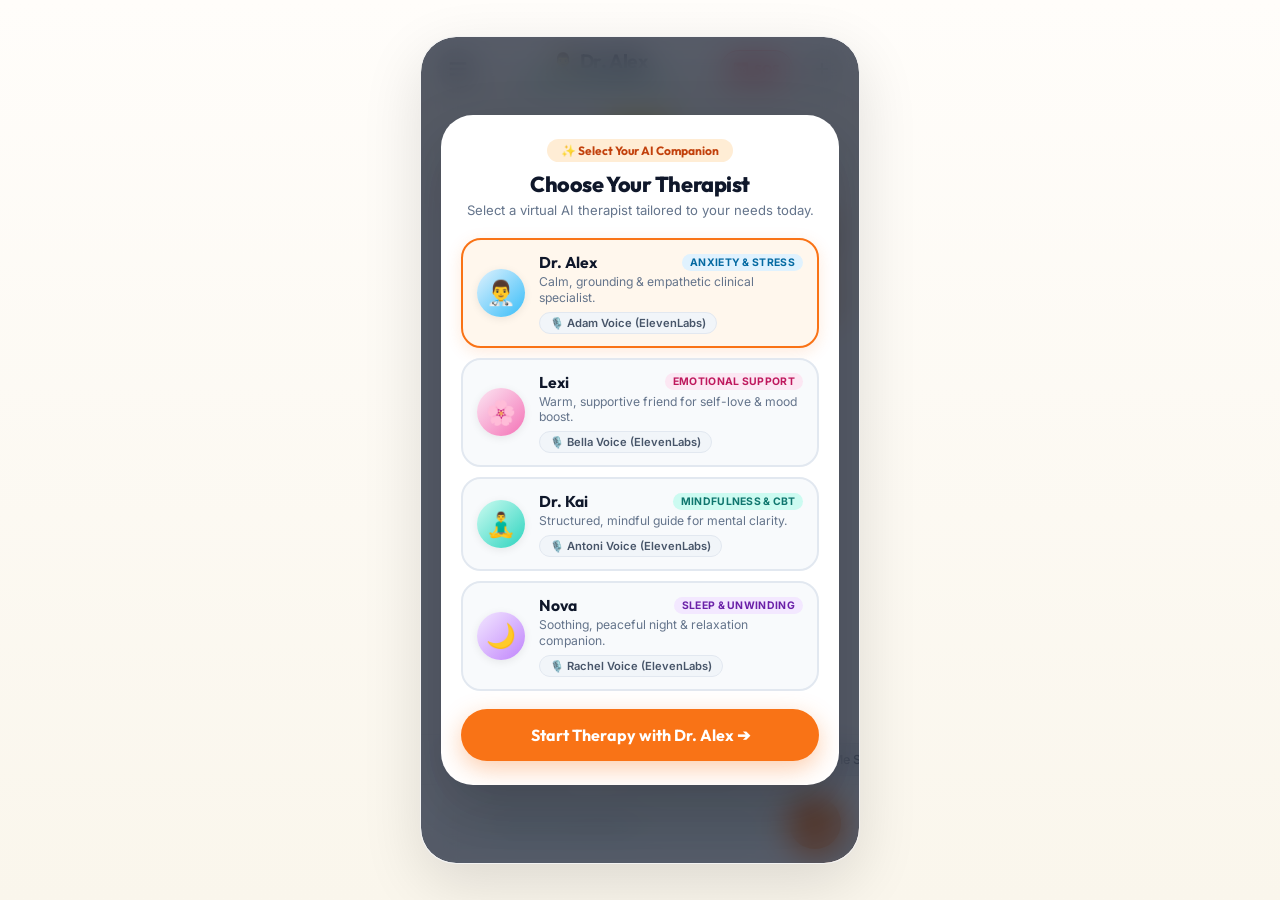
<file: ai_therapist/index.html>
<!DOCTYPE html>
<html lang="en">
<head>
    <meta charset="UTF-8">
    <meta name="viewport" content="width=device-width, initial-scale=1.0, maximum-scale=1.0, user-scalable=no, viewport-fit=cover">
    <meta name="description" content="AI Therapist — Empathetic AI counseling, virtual therapist companions & interactive mindfulness.">
    <meta name="theme-color" content="#fffdfa">
    <meta name="apple-mobile-web-app-capable" content="yes">
    <meta name="apple-mobile-web-app-status-bar-style" content="default">
    <meta name="mobile-web-app-capable" content="yes">
    <title>Ai Therapist</title>
    <link rel="preconnect" href="https://fonts.googleapis.com">
    <link rel="preconnect" href="https://fonts.gstatic.com" crossorigin>
    <link href="https://fonts.googleapis.com/css2?family=Outfit:wght@400;500;600;700;800&family=Inter:wght@400;500;600&display=swap" rel="stylesheet">
    <link rel="stylesheet" href="style.css">
</head>
<body>

    <!-- App Shell -->
    <div id="app-shell">

        <!-- Character Selection Overlay Modal (Shows before starting chat or when switching) -->
        <div class="char-select-overlay" id="char-select-modal">
            <div class="char-select-card">
                <div class="char-select-header">
                    <span class="char-select-badge">✨ Select Your AI Companion</span>
                    <h2 class="char-select-title">Choose Your Therapist</h2>
                    <p class="char-select-subtitle">Select a virtual AI therapist tailored to your needs today.</p>
                </div>
                <div class="char-grid">
                    <!-- Dr. Alex -->
                    <div class="char-card selected" data-char="alex">
                        <div class="char-avatar avatar-blue">
                            <span>👨‍⚕️</span>
                        </div>
                        <div class="char-info">
                            <div class="char-title-row">
                                <span class="char-name">Dr. Alex</span>
                                <span class="char-tag badge-blue">Anxiety & Stress</span>
                            </div>
                            <p class="char-desc">Calm, grounding & empathetic clinical specialist.</p>
                            <span class="char-voice-pill">🎙️ Adam Voice (ElevenLabs)</span>
                        </div>
                    </div>

                    <!-- Lexi -->
                    <div class="char-card" data-char="lexi">
                        <div class="char-avatar avatar-pink">
                            <span>🌸</span>
                        </div>
                        <div class="char-info">
                            <div class="char-title-row">
                                <span class="char-name">Lexi</span>
                                <span class="char-tag badge-pink">Emotional Support</span>
                            </div>
                            <p class="char-desc">Warm, supportive friend for self-love & mood boost.</p>
                            <span class="char-voice-pill">🎙️ Bella Voice (ElevenLabs)</span>
                        </div>
                    </div>

                    <!-- Dr. Kai -->
                    <div class="char-card" data-char="kai">
                        <div class="char-avatar avatar-teal">
                            <span>🧘‍♂️</span>
                        </div>
                        <div class="char-info">
                            <div class="char-title-row">
                                <span class="char-name">Dr. Kai</span>
                                <span class="char-tag badge-teal">Mindfulness & CBT</span>
                            </div>
                            <p class="char-desc">Structured, mindful guide for mental clarity.</p>
                            <span class="char-voice-pill">🎙️ Antoni Voice (ElevenLabs)</span>
                        </div>
                    </div>

                    <!-- Nova -->
                    <div class="char-card" data-char="nova">
                        <div class="char-avatar avatar-purple">
                            <span>🌙</span>
                        </div>
                        <div class="char-info">
                            <div class="char-title-row">
                                <span class="char-name">Nova</span>
                                <span class="char-tag badge-purple">Sleep & Unwinding</span>
                            </div>
                            <p class="char-desc">Soothing, peaceful night & relaxation companion.</p>
                            <span class="char-voice-pill">🎙️ Rachel Voice (ElevenLabs)</span>
                        </div>
                    </div>
                </div>
                <button class="char-submit-btn" id="char-submit-btn">Start Therapy with Dr. Alex ➔</button>
            </div>
        </div>

        <!-- Header Bar -->
        <header class="app-header">
            <!-- Hamburger Menu Button -->
            <button class="header-btn" id="hamburger-btn" aria-label="Open menu" title="Menu">
                <svg width="22" height="22" viewBox="0 0 24 24" fill="none" stroke="currentColor" stroke-width="2.5"><line x1="3" y1="6" x2="21" y2="6"/><line x1="3" y1="12" x2="21" y2="12"/><line x1="3" y1="18" x2="21" y2="18"/></svg>
            </button>

            <!-- Center Therapist Status -->
            <div class="header-center" id="header-center-btn" style="cursor: pointer;" title="Tap to switch therapist">
                <div class="header-title-row">
                    <span class="active-avatar-icon" id="active-header-avatar">👨‍⚕️</span>
                    <h1 class="header-title" id="header-title">Dr. Alex</h1>
                </div>
                <span class="header-status">● Online & Ready to Listen</span>
            </div>

            <!-- Right Header Actions -->
            <div class="header-actions">
                <button class="emergency-header-btn" id="emergency-header-btn" aria-label="Emergency Crisis Helpline" title="Emergency Lifeline Numbers">
                    <span>🆘</span>
                    <span class="emergency-btn-label">SOS</span>
                </button>
                <button class="header-btn" id="new-session-header-btn" aria-label="New Session" title="Start new session">
                    <svg width="20" height="20" viewBox="0 0 24 24" fill="none" stroke="currentColor" stroke-width="2.5"><path d="M12 5v14"/><path d="M5 12h14"/></svg>
                </button>
            </div>
        </header>

        <!-- Hamburger Drawer Backdrop & Slide-Over Panel -->
        <div class="drawer-overlay hidden" id="drawer-overlay"></div>
        <aside class="hamburger-drawer hidden" id="hamburger-drawer">
            <div class="drawer-header">
                <div class="drawer-user-info">
                    <span class="active-avatar-icon large" id="drawer-avatar">👨‍⚕️</span>
                    <div>
                        <h3 class="drawer-therapist-name" id="drawer-therapist-name">Dr. Alex</h3>
                        <span class="drawer-therapist-badge" id="drawer-therapist-badge">Anxiety & Stress</span>
                    </div>
                </div>
                <button class="drawer-close-btn" id="drawer-close-btn" aria-label="Close menu">
                    <svg width="20" height="20" viewBox="0 0 24 24" fill="none" stroke="currentColor" stroke-width="2.5"><path d="M18 6L6 18"/><path d="M6 6l12 12"/></svg>
                </button>
            </div>

            <div class="drawer-body">
                <!-- Switch Therapist -->
                <button class="drawer-menu-item accent" id="switch-char-drawer-btn">
                    <span class="menu-icon">🎭</span>
                    <div class="menu-text-group">
                        <span class="menu-item-title">Switch AI Therapist</span>
                        <span class="menu-item-desc">Alex, Lexi, Kai or Nova</span>
                    </div>
                    <span class="menu-arrow">➔</span>
                </button>

                <!-- Daily Mood Check-In Widget -->
                <div class="drawer-section">
                    <div class="drawer-section-header">
                        <span class="drawer-section-title">Daily Mood Check-in</span>
                        <span class="streak-pill">🔥 4 Day Streak</span>
                    </div>
                    <div class="mood-emojis-row">
                        <button class="mood-btn" data-mood="peaceful">😊<span>Peaceful</span></button>
                        <button class="mood-btn" data-mood="anxious">😔<span>Anxious</span></button>
                        <button class="mood-btn" data-mood="stressed">😤<span>Stressed</span></button>
                        <button class="mood-btn" data-mood="exhausted">😴<span>Tired</span></button>
                        <button class="mood-btn" data-mood="happy">🌟<span>Happy</span></button>
                    </div>
                </div>

                <!-- Ambient Soundscapes -->
                <div class="drawer-section">
                    <span class="drawer-section-title">🎵 Ambient Soundscapes</span>
                    <div class="ambient-options">
                        <button class="ambient-chip active" data-sound="off">Off</button>
                        <button class="ambient-chip" data-sound="rain">🌧️ Rain</button>
                        <button class="ambient-chip" data-sound="waves">🌊 Waves</button>
                        <button class="ambient-chip" data-sound="binaural">🧘 432Hz</button>
                        <button class="ambient-chip" data-sound="forest">🌲 Forest</button>
                    </div>
                </div>

                <!-- ElevenLabs Voice Settings -->
                <div class="drawer-section">
                    <span class="drawer-section-title">🎙️ ElevenLabs Key (Optional)</span>
                    <div class="eleven-key-wrap">
                        <input type="password" id="eleven-key-input" class="eleven-key-input" placeholder="Paste sk_... key for ElevenLabs">
                        <button id="eleven-key-save-btn" class="eleven-key-save-btn">Save Key</button>
                    </div>
                    <span class="eleven-key-hint" id="eleven-key-hint">✨ Uses natural human voice stream by default.</span>
                </div>

                <!-- Menu Tools -->
                <div class="drawer-menu-list">
                    <button class="drawer-menu-item crisis-menu-item" id="emergency-drawer-btn">
                        <span class="menu-icon">🆘</span>
                        <div class="menu-text-group">
                            <span class="menu-item-title" style="color: #dc2626; font-weight: 800;">Emergency Crisis Support</span>
                            <span class="menu-item-desc">24/7 Lifelines & Free Resources</span>
                        </div>
                        <span class="menu-arrow" style="color: #dc2626;">➔</span>
                    </button>

                    <button class="drawer-menu-item" id="ai-report-drawer-btn">
                        <span class="menu-icon">📊</span>
                        <div class="menu-text-group">
                            <span class="menu-item-title">Generate AI Mood Report</span>
                            <span class="menu-item-desc">Groq AI wellness analysis</span>
                        </div>
                    </button>

                    <button class="drawer-menu-item" id="toggle-cards-drawer-btn">
                        <span class="menu-icon">🧘</span>
                        <div class="menu-text-group">
                            <span class="menu-item-title">Mindfulness Exercises</span>
                            <span class="menu-item-desc">Breathing, Grounding & Body Scan</span>
                        </div>
                    </button>

                    <button class="drawer-menu-item" id="new-chat-drawer-btn">
                        <span class="menu-icon">➕</span>
                        <div class="menu-text-group">
                            <span class="menu-item-title">New Therapy Session</span>
                            <span class="menu-item-desc">Clear chat & start fresh</span>
                        </div>
                    </button>
                </div>
            </div>
        </aside>

        <!-- Clean Chat Canvas Container -->
        <main class="chat-container" id="chat-container">
            <!-- Date Badge -->
            <div class="date-badge-wrap">
                <span class="date-badge">Today</span>
            </div>

            <!-- Chat Messages Area -->
            <div class="messages-list" id="messages-list">
                <!-- AI Welcome Messages dynamically injected via script.js -->

                <!-- Typing Dots & 15s Timeout Indicator -->
                <div class="msg-group ai-msg-group typing-group hidden" id="typing-indicator">
                    <div class="bot-avatar" id="typing-avatar">
                        <span>👨‍⚕️</span>
                    </div>
                    <div class="typing-indicator-wrap">
                        <div class="typing-dots">
                            <span class="dot"></span>
                            <span class="dot"></span>
                            <span class="dot"></span>
                        </div>
                        <div class="timeout-timer-badge" id="timeout-timer-badge">
                            <span class="timer-icon">⏱️</span>
                            <span class="timer-text" id="timer-text">Safety Timeout: 15s</span>
                        </div>
                    </div>
                </div>

                <!-- Interactive Exercise Carousel Section -->
                <div class="carousel-section" id="carousel-section">
                    <div class="carousel-header">
                        <span class="carousel-tag">✨ Recommended Mindfulness</span>
                    </div>
                    <div class="cards-carousel">
                        <!-- Breathing Exercise Card -->
                        <div class="exercise-card card-yellow" data-type="breathing">
                            <div class="card-art">
                                <svg viewBox="0 0 120 120" fill="none" class="card-svg">
                                    <circle cx="60" cy="60" r="50" fill="#fef08a" opacity="0.6"/>
                                    <path d="M 60 30 C 50 30, 45 45, 45 55 C 45 70, 60 85, 60 85 C 60 85, 75 70, 75 55 C 75 45, 70 30, 60 30 Z" fill="#38bdf8"/>
                                    <circle cx="60" cy="48" r="9" fill="#1e293b"/>
                                    <path d="M 45 75 C 45 62, 75 62, 75 75 L 75 92 L 45 92 Z" fill="#3b82f6"/>
                                </svg>
                            </div>
                            <div class="card-content">
                                <span class="card-title">Breathing<br>Exercise</span>
                                <button class="card-action-btn" aria-label="Start breathing exercise">
                                    <svg width="14" height="14" viewBox="0 0 24 24" fill="none" stroke="currentColor" stroke-width="2.5"><path d="M7 17L17 7"/><path d="M7 7h10v10"/></svg>
                                </button>
                            </div>
                        </div>

                        <!-- Body Scan Meditation Card -->
                        <div class="exercise-card card-peach" data-type="bodyscan">
                            <div class="card-art">
                                <svg viewBox="0 0 120 120" fill="none" class="card-svg">
                                    <circle cx="60" cy="60" r="50" fill="#bae6fd" opacity="0.6"/>
                                    <circle cx="30" cy="30" r="2.5" fill="#38bdf8"/>
                                    <circle cx="95" cy="35" r="3" fill="#a78bfa"/>
                                    <circle cx="60" cy="45" r="9" fill="#1e293b"/>
                                    <path d="M 48 70 C 42 75, 55 85, 60 85 C 65 85, 78 75, 72 70 C 68 65, 52 65, 48 70 Z" fill="#0284c7"/>
                                    <path d="M 52 58 C 52 52, 68 52, 68 58 L 70 74 L 50 74 Z" fill="#38bdf8"/>
                                </svg>
                            </div>
                            <div class="card-content">
                                <span class="card-title">Body Scan<br>Meditation</span>
                                <button class="card-action-btn" aria-label="Start body scan meditation">
                                    <svg width="14" height="14" viewBox="0 0 24 24" fill="none" stroke="currentColor" stroke-width="2.5"><path d="M7 17L17 7"/><path d="M7 7h10v10"/></svg>
                                </button>
                            </div>
                        </div>

                        <!-- Grounding Technique Card -->
                        <div class="exercise-card card-lavender" data-type="grounding">
                            <div class="card-art">
                                <svg viewBox="0 0 120 120" fill="none" class="card-svg">
                                    <circle cx="60" cy="60" r="50" fill="#ddd6fe" opacity="0.6"/>
                                    <circle cx="60" cy="60" r="35" stroke="#7c3aed" stroke-width="2" stroke-dasharray="6 6"/>
                                    <circle cx="60" cy="60" r="14" fill="#a78bfa"/>
                                </svg>
                            </div>
                            <div class="card-content">
                                <span class="card-title">5-4-3-2-1<br>Grounding</span>
                                <button class="card-action-btn" aria-label="Start grounding exercise">
                                    <svg width="14" height="14" viewBox="0 0 24 24" fill="none" stroke="currentColor" stroke-width="2.5"><path d="M7 17L17 7"/><path d="M7 7h10v10"/></svg>
                                </button>
                            </div>
                        </div>

                        <!-- Gratitude Journal Card -->
                        <div class="exercise-card card-mint" data-type="gratitude">
                            <div class="card-art">
                                <svg viewBox="0 0 120 120" fill="none" class="card-svg">
                                    <circle cx="60" cy="60" r="50" fill="#a7f3d0" opacity="0.6"/>
                                    <path d="M 60 40 C 50 25, 30 35, 35 55 C 40 75, 60 90, 60 90 C 60 90, 80 75, 85 55 C 90 35, 70 25, 60 40 Z" fill="#059669"/>
                                </svg>
                            </div>
                            <div class="card-content">
                                <span class="card-title">Gratitude<br>Reflections</span>
                                <button class="card-action-btn" aria-label="Start gratitude reflection">
                                    <svg width="14" height="14" viewBox="0 0 24 24" fill="none" stroke="currentColor" stroke-width="2.5"><path d="M7 17L17 7"/><path d="M7 7h10v10"/></svg>
                                </button>
                            </div>
                        </div>
                    </div>
                </div>
            </div>
        </main>

        <!-- Quick Prompts Chips Bar -->
        <div class="quick-prompts-bar" id="quick-prompts-bar">
            <button class="prompt-chip" data-prompt="I'm feeling stressed and anxious today">💬 Feeling Stressed</button>
            <button class="prompt-chip" data-prompt="Can you recommend a mindfulness exercise to relax?">🧘 Relaxation Exercise</button>
            <button class="prompt-chip" data-prompt="I'm having trouble sleeping tonight">😴 Help Me Sleep</button>
            <button class="prompt-chip" data-prompt="I feel overwhelmed with work and life">🤯 Overwhelmed</button>
        </div>

        <!-- Plus Action Drawer -->
        <div class="action-drawer hidden" id="action-drawer">
            <div class="drawer-grid">
                <button class="drawer-btn" data-prompt="Guide me through a 2-minute breathing exercise">
                    <span class="drawer-icon">🫁</span>
                    <span>Deep Breathing</span>
                </button>
                <button class="drawer-btn" data-prompt="I feel a panic attack coming on, help me ground myself">
                    <span class="drawer-icon">🛡️</span>
                    <span>Panic Reset</span>
                </button>
                <button class="drawer-btn" data-prompt="Give me positive affirmations for self-love and confidence">
                    <span class="drawer-icon">✨</span>
                    <span>Affirmations</span>
                </button>
                <button class="drawer-btn" data-prompt="Help me process a difficult emotion I am holding onto">
                    <span class="drawer-icon">🌱</span>
                    <span>Process Emotion</span>
                </button>
            </div>
        </div>

        <!-- Input Bar Section -->
        <footer class="input-bar-section">
            <form class="input-form" id="input-form">
                <div class="input-pill">
                    <button type="button" class="plus-btn" id="plus-btn" aria-label="Quick actions">
                        <svg width="18" height="18" viewBox="0 0 24 24" fill="none" stroke="currentColor" stroke-width="2.5"><path d="M12 5v14"/><path d="M5 12h14"/></svg>
                    </button>
                    <input type="text" class="chat-input" id="chat-input" placeholder="Ask me everything..." autocomplete="off">
                </div>
                <button type="submit" class="send-btn" id="send-btn" aria-label="Send message">
                    <svg width="18" height="18" viewBox="0 0 24 24" fill="currentColor"><path d="M2.01 21L23 12 2.01 3 2 10l15 2-15 2z"/></svg>
                </button>
            </form>
        </footer>

        <!-- Interactive Mindfulness Modal -->
        <div class="modal-overlay hidden" id="exercise-modal">
            <div class="modal-card">
                <button class="modal-close" id="modal-close" aria-label="Close modal">
                    <svg width="20" height="20" viewBox="0 0 24 24" fill="none" stroke="currentColor" stroke-width="2.5"><path d="M18 6L6 18"/><path d="M6 6l12 12"/></svg>
                </button>
                <div class="modal-header">
                    <span class="modal-badge" id="modal-badge">Mindfulness</span>
                    <h2 class="modal-title" id="modal-title">Box Breathing (4-4-4-4)</h2>
                </div>
                <div class="modal-body">
                    <!-- Interactive Visualizer Circle -->
                    <div class="breath-visualizer-wrap">
                        <div class="breath-circle" id="breath-circle">
                            <span class="breath-state" id="breath-state">Inhale</span>
                            <span class="breath-timer" id="breath-timer">4</span>
                        </div>
                    </div>
                    <p class="modal-guide-text" id="modal-guide-text">Follow the rhythm to soothe your nervous system.</p>
                    <div class="modal-controls">
                        <button class="primary-modal-btn" id="modal-start-btn">Start Exercise</button>
                    </div>
                </div>
            </div>
        </div>

        <!-- AI Mood Report Modal -->
        <div class="modal-overlay hidden" id="report-modal">
            <div class="modal-card report-card">
                <button class="modal-close" id="report-close" aria-label="Close report">
                    <svg width="20" height="20" viewBox="0 0 24 24" fill="none" stroke="currentColor" stroke-width="2.5"><path d="M18 6L6 18"/><path d="M6 6l12 12"/></svg>
                </button>
                <div class="modal-header">
                    <span class="modal-badge" style="background:#dbeafe; color:#1e40af;">📊 Groq AI Analysis</span>
                    <h2 class="modal-title">Your Wellness Report</h2>
                </div>
                <div class="modal-body" id="report-body">
                    <div class="report-skeleton">
                        <p style="color:#64748b; font-size:0.9rem;">✨ Analyzing your chat history & emotional patterns...</p>
                    </div>
                </div>
            </div>
        </div>

        <!-- Emergency Crisis Support Modal -->
        <div class="modal-overlay hidden" id="crisis-modal">
            <div class="modal-card crisis-modal-card">
                <button class="modal-close" id="crisis-close" aria-label="Close crisis overlay">
                    <svg width="20" height="20" viewBox="0 0 24 24" fill="none" stroke="currentColor" stroke-width="2.5"><path d="M18 6L6 18"/><path d="M6 6l12 12"/></svg>
                </button>
                <div class="crisis-modal-header">
                    <span class="crisis-badge">🆘 Immediate Crisis Support</span>
                    <h2 class="crisis-title">You Are Not Alone</h2>
                    <p class="crisis-subtitle">If you are going through a mental health emergency, having thoughts of self-harm, or feeling overwhelmed, free confidential help is available right now.</p>
                </div>
                <div class="crisis-hotlines-list">
                    <a href="tel:988" class="hotline-card primary-hotline">
                        <div class="hotline-icon">📞</div>
                        <div class="hotline-info">
                            <span class="hotline-name">988 Suicide & Crisis Lifeline</span>
                            <span class="hotline-detail">Call or Text 988 (US & Canada • Free 24/7)</span>
                        </div>
                        <span class="hotline-action">Call 988</span>
                    </a>
                    <a href="sms:741741?body=HOME" class="hotline-card secondary-hotline">
                        <div class="hotline-icon">💬</div>
                        <div class="hotline-info">
                            <span class="hotline-name">Crisis Text Line</span>
                            <span class="hotline-detail">Text HOME to 741741 (Free 24/7 Support)</span>
                        </div>
                        <span class="hotline-action">Text 741741</span>
                    </a>
                    <a href="tel:116123" class="hotline-card uk-hotline">
                        <div class="hotline-icon">🇬🇧</div>
                        <div class="hotline-info">
                            <span class="hotline-name">UK Samaritans & NHS</span>
                            <span class="hotline-detail">Call 116 123 (Samaritans) or 111 / 999</span>
                        </div>
                        <span class="hotline-action">Call 116 123</span>
                    </a>
                    <a href="tel:919152987821" class="hotline-card india-hotline">
                        <div class="hotline-icon">🇮🇳</div>
                        <div class="hotline-info">
                            <span class="hotline-name">India Vandrevala Helpline</span>
                            <span class="hotline-detail">Call +91 9999 666 555 or 112 Emergency</span>
                        </div>
                        <span class="hotline-action">Call Helpline</span>
                    </a>
                    <a href="https://findahelpline.com" target="_blank" rel="noopener noreferrer" class="hotline-card global-hotline">
                        <div class="hotline-icon">🌐</div>
                        <div class="hotline-info">
                            <span class="hotline-name">International Helplines</span>
                            <span class="hotline-detail">Find crisis resources in 130+ countries</span>
                        </div>
                        <span class="hotline-action">Find Line ➔</span>
                    </a>
                </div>
            </div>
        </div>

    </div>

    <script src="script.js"></script>
</body>
</html>
</file>
<file: ai_therapist/style.css>
/* ============================================
   AI Therapist Mobile Web Application
   Decluttered Smooth UI with Hamburger Menu Drawer
   ============================================ */

/* --- Design Tokens --- */
:root {
    --bg-app: #ffffff;
    --bg-header: linear-gradient(180deg, #fffdfa 0%, #faf6ec 100%);

    --ai-bubble-bg: #fff1eb;
    --ai-bubble-text: #334155;

    --user-bubble-bg: #e6f4f1;
    --user-bubble-text: #1e293b;

    --input-bar-bg: #eef7f5;
    --input-text: #1e293b;

    --btn-orange: #f97316;
    --btn-orange-hover: #ea580c;

    --date-badge-bg: #fef08a;
    --date-badge-text: #713f12;

    --avatar-bg: #1e293b;

    --radius-bubble: 20px;
    --radius-pill: 9999px;
    --radius-card: 22px;

    --font-heading: 'Outfit', -apple-system, BlinkMacSystemFont, sans-serif;
    --font-body: 'Inter', -apple-system, BlinkMacSystemFont, sans-serif;

    --safe-top: env(safe-area-inset-top, 0px);
    --safe-bottom: env(safe-area-inset-bottom, 0px);
}

/* --- Reset --- */
*, *::before, *::after {
    margin: 0;
    padding: 0;
    box-sizing: border-box;
    -webkit-tap-highlight-color: transparent;
}

html, body {
    width: 100%;
    height: 100%;
    margin: 0;
    padding: 0;
    overflow: hidden;
}

body {
    font-family: var(--font-body);
    background: var(--bg-header);
    color: var(--user-bubble-text);
    min-height: 100dvh;
    min-height: -webkit-fill-available;
    user-select: none;
    -webkit-user-select: none;
    display: flex;
    justify-content: center;
    align-items: center;
    touch-action: manipulation;
}

/* Hide scrollbars */
::-webkit-scrollbar { display: none; }
* { scrollbar-width: none; }

/* --- App Shell --- */
#app-shell {
    position: relative;
    width: 100%;
    height: 100dvh;
    height: 100vh;
    height: -webkit-fill-available;
    background: var(--bg-app);
    display: flex;
    flex-direction: column;
    overflow: hidden;
}

/* Desktop Preview Frame (Only on screen widths >= 768px) */
@media (min-width: 768px) {
    #app-shell {
        max-width: 440px;
        height: 92dvh;
        max-height: 880px;
        margin: auto;
        border-radius: 36px;
        box-shadow: 0 20px 60px rgba(0, 0, 0, 0.12);
        border: 1px solid rgba(0, 0, 0, 0.05);
    }
}

/* --- Hamburger Side Drawer Navigation --- */
.drawer-overlay {
    position: absolute;
    inset: 0;
    z-index: 400;
    background: rgba(15, 23, 42, 0.5);
    backdrop-filter: blur(8px);
    -webkit-backdrop-filter: blur(8px);
    animation: fadeIn 0.25s ease;
}

.hamburger-drawer {
    position: absolute;
    top: 0;
    bottom: 0;
    left: 0;
    width: 85%;
    max-width: 330px;
    background: #ffffff;
    z-index: 410;
    box-shadow: 10px 0 40px rgba(0, 0, 0, 0.15);
    display: flex;
    flex-direction: column;
    animation: slideRight 0.3s cubic-bezier(0.34, 1.56, 0.64, 1);
}

@keyframes slideRight {
    from { transform: translateX(-100%); }
    to { transform: translateX(0); }
}

.drawer-header {
    padding: calc(20px + var(--safe-top)) 20px 16px;
    background: var(--bg-header);
    border-bottom: 1px solid rgba(0, 0, 0, 0.04);
    display: flex;
    align-items: center;
    justify-content: space-between;
}

.drawer-user-info {
    display: flex;
    align-items: center;
    gap: 12px;
}

.active-avatar-icon.large {
    font-size: 1.8rem;
}

.drawer-therapist-name {
    font-family: var(--font-heading);
    font-size: 1.15rem;
    font-weight: 800;
    color: #0f172a;
}

.drawer-therapist-badge {
    font-size: 0.7rem;
    font-weight: 600;
    color: #f97316;
}

.drawer-close-btn {
    width: 36px;
    height: 36px;
    border: none;
    background: rgba(0, 0, 0, 0.05);
    color: #64748b;
    border-radius: 50%;
    display: flex;
    align-items: center;
    justify-content: center;
    cursor: pointer;
}

.drawer-body {
    flex: 1;
    overflow-y: auto;
    padding: 20px;
    display: flex;
    flex-direction: column;
    gap: 20px;
}

.drawer-section {
    display: flex;
    flex-direction: column;
    gap: 10px;
}

.drawer-section-header {
    display: flex;
    align-items: center;
    justify-content: space-between;
}

.drawer-section-title {
    font-family: var(--font-heading);
    font-size: 0.8rem;
    font-weight: 700;
    color: #64748b;
    text-transform: uppercase;
    letter-spacing: 0.04em;
}

.streak-pill {
    font-family: var(--font-heading);
    font-size: 0.72rem;
    font-weight: 800;
    padding: 2px 10px;
    background: #ffedd5;
    color: #c2410c;
    border-radius: var(--radius-pill);
}

.drawer-menu-list {
    display: flex;
    flex-direction: column;
    gap: 8px;
}

.drawer-menu-item {
    display: flex;
    align-items: center;
    gap: 12px;
    padding: 12px 14px;
    background: #f8fafc;
    border: 1px solid #e2e8f0;
    border-radius: 16px;
    cursor: pointer;
    text-align: left;
    transition: all 0.15s ease;
}

.drawer-menu-item.accent {
    background: #fff7ed;
    border-color: #fdba74;
}

.drawer-menu-item:active {
    transform: scale(0.97);
    background: #f1f5f9;
}

.menu-icon {
    font-size: 1.2rem;
}

.menu-text-group {
    flex: 1;
    display: flex;
    flex-direction: column;
}

.menu-item-title {
    font-family: var(--font-heading);
    font-size: 0.9rem;
    font-weight: 700;
    color: #0f172a;
}

.menu-item-desc {
    font-size: 0.72rem;
    color: #64748b;
}

.menu-arrow {
    font-size: 0.9rem;
    color: #f97316;
    font-weight: 700;
}

/* --- Character Selection Modal --- */
.char-select-overlay {
    position: absolute;
    inset: 0;
    z-index: 500;
    background: rgba(15, 23, 42, 0.7);
    backdrop-filter: blur(16px);
    -webkit-backdrop-filter: blur(16px);
    display: flex;
    align-items: center;
    justify-content: center;
    padding: 20px;
    animation: fadeIn 0.3s ease;
}

.char-select-card {
    width: 100%;
    max-height: 92vh;
    overflow-y: auto;
    background: #ffffff;
    border-radius: 32px;
    padding: 24px 20px;
    box-shadow: 0 24px 60px rgba(0, 0, 0, 0.2);
    display: flex;
    flex-direction: column;
    gap: 18px;
    animation: slideUp 0.35s cubic-bezier(0.34, 1.56, 0.64, 1);
}

.char-select-header {
    text-align: center;
}

.char-select-badge {
    display: inline-block;
    padding: 4px 14px;
    background: #ffedd5;
    color: #c2410c;
    font-family: var(--font-heading);
    font-size: 0.75rem;
    font-weight: 700;
    border-radius: var(--radius-pill);
    margin-bottom: 8px;
}

.char-select-title {
    font-family: var(--font-heading);
    font-size: 1.35rem;
    font-weight: 800;
    color: #0f172a;
    letter-spacing: -0.02em;
    margin-bottom: 4px;
}

.char-select-subtitle {
    font-size: 0.82rem;
    color: #64748b;
    line-height: 1.35;
}

.char-grid {
    display: flex;
    flex-direction: column;
    gap: 10px;
}

.char-card {
    display: flex;
    align-items: center;
    gap: 14px;
    padding: 12px 14px;
    background: #f8fafc;
    border: 2px solid #e2e8f0;
    border-radius: 20px;
    cursor: pointer;
    transition: all 0.2s ease;
}

.char-card:hover {
    border-color: #cbd5e1;
    background: #f1f5f9;
}

.char-card.selected {
    background: #fff7ed;
    border-color: #f97316;
    box-shadow: 0 4px 16px rgba(249, 115, 22, 0.15);
}

.char-avatar {
    width: 48px;
    height: 48px;
    border-radius: 50%;
    display: flex;
    align-items: center;
    justify-content: center;
    font-size: 1.5rem;
    flex-shrink: 0;
    box-shadow: 0 2px 8px rgba(0, 0, 0, 0.08);
}

.avatar-blue { background: linear-gradient(135deg, #e0f2fe, #38bdf8); }
.avatar-pink { background: linear-gradient(135deg, #fce7f3, #f472b6); }
.avatar-teal { background: linear-gradient(135deg, #ccfbf1, #2dd4bf); }
.avatar-purple { background: linear-gradient(135deg, #f3e8ff, #c084fc); }

.char-info {
    flex: 1;
    min-width: 0;
}

.char-title-row {
    display: flex;
    align-items: center;
    justify-content: space-between;
    gap: 6px;
    margin-bottom: 2px;
}

.char-name {
    font-family: var(--font-heading);
    font-size: 0.98rem;
    font-weight: 700;
    color: #0f172a;
}

.char-tag {
    font-size: 0.65rem;
    font-weight: 700;
    padding: 2px 8px;
    border-radius: var(--radius-pill);
    text-transform: uppercase;
    letter-spacing: 0.03em;
}

.badge-blue { background: #e0f2fe; color: #0369a1; }
.badge-pink { background: #fce7f3; color: #be185d; }
.badge-teal { background: #ccfbf1; color: #0f766e; }
.badge-purple { background: #f3e8ff; color: #6b21a8; }

.char-desc {
    font-size: 0.76rem;
    color: #64748b;
    line-height: 1.3;
}

.char-submit-btn {
    width: 100%;
    height: 52px;
    border: none;
    background: var(--btn-orange);
    color: #ffffff;
    font-family: var(--font-heading);
    font-size: 1rem;
    font-weight: 700;
    border-radius: var(--radius-pill);
    cursor: pointer;
    box-shadow: 0 8px 24px rgba(249, 115, 22, 0.35);
    transition: transform 0.15s ease, background 0.15s ease;
}

.char-submit-btn:active {
    transform: scale(0.97);
    background: var(--btn-orange-hover);
}

/* --- App Header --- */
.app-header {
    height: calc(64px + var(--safe-top));
    padding-top: var(--safe-top);
    background: var(--bg-header);
    display: flex;
    align-items: center;
    justify-content: space-between;
    padding-left: 16px;
    padding-right: 16px;
    flex-shrink: 0;
    border-bottom: 1px solid rgba(0, 0, 0, 0.03);
    position: relative;
    z-index: 20;
}

.header-btn {
    width: 42px;
    height: 42px;
    border: none;
    background: rgba(0, 0, 0, 0.04);
    color: #1e293b;
    border-radius: 50%;
    display: flex;
    align-items: center;
    justify-content: center;
    cursor: pointer;
    transition: background 0.15s ease, transform 0.15s ease;
}

.header-btn:active {
    transform: scale(0.92);
    background: rgba(0, 0, 0, 0.08);
}

.header-center {
    display: flex;
    flex-direction: column;
    align-items: center;
}

.header-title-row {
    display: flex;
    align-items: center;
    gap: 6px;
}

.active-avatar-icon {
    font-size: 1.1rem;
}

.header-title {
    font-family: var(--font-heading);
    font-size: 1.2rem;
    font-weight: 700;
    color: #0f172a;
    letter-spacing: -0.02em;
}

.header-status {
    font-size: 0.68rem;
    color: #10b981;
    font-weight: 600;
    margin-top: 1px;
}

/* Ambient Options */
.ambient-options {
    display: flex;
    gap: 6px;
    overflow-x: auto;
}

.ambient-chip {
    padding: 6px 12px;
    background: #f8fafc;
    border: 1px solid #e2e8f0;
    border-radius: var(--radius-pill);
    font-family: var(--font-body);
    font-size: 0.75rem;
    font-weight: 600;
    color: #334155;
    cursor: pointer;
    white-space: nowrap;
}

.ambient-chip.active {
    background: #f97316;
    color: #ffffff;
    border-color: #ea580c;
}

/* Mood Emojis Row */
.mood-emojis-row {
    display: flex;
    justify-content: space-between;
    gap: 4px;
}

.mood-btn {
    flex: 1;
    display: flex;
    flex-direction: column;
    align-items: center;
    gap: 4px;
    padding: 8px 4px;
    background: #f8fafc;
    border: 1px solid #e2e8f0;
    border-radius: 12px;
    font-size: 1.2rem;
    cursor: pointer;
    transition: transform 0.15s ease, background 0.15s ease;
}

.mood-btn span {
    font-family: var(--font-body);
    font-size: 0.65rem;
    font-weight: 600;
    color: #475569;
}

.mood-btn:active, .mood-btn.active {
    background: #fff7ed;
    border-color: #f97316;
    transform: scale(0.96);
}

/* --- Chat Container --- */
.chat-container {
    flex: 1;
    overflow-y: auto;
    overflow-x: hidden;
    padding: 12px 18px 20px;
    display: flex;
    flex-direction: column;
    gap: 16px;
    background: linear-gradient(180deg, #faf6ec 0%, #ffffff 160px);
    -webkit-overflow-scrolling: touch;
}

/* Date Badge */
.date-badge-wrap {
    display: flex;
    justify-content: center;
    margin: 4px 0 8px;
}

.date-badge {
    padding: 6px 18px;
    background: var(--date-badge-bg);
    color: var(--date-badge-text);
    font-family: var(--font-heading);
    font-size: 0.8rem;
    font-weight: 600;
    border-radius: var(--radius-pill);
    box-shadow: 0 2px 8px rgba(254, 240, 138, 0.4);
}

/* Messages List */
.messages-list {
    display: flex;
    flex-direction: column;
    gap: 16px;
}

/* Message Groups */
.msg-group {
    display: flex;
    gap: 10px;
    max-width: 88%;
}

.ai-msg-group {
    align-self: flex-start;
}

.user-msg-group {
    align-self: flex-end;
    justify-content: flex-end;
}

/* Bot Avatar */
.bot-avatar {
    width: 38px;
    height: 38px;
    border-radius: 50%;
    display: flex;
    align-items: center;
    justify-content: center;
    flex-shrink: 0;
    margin-top: 2px;
    font-size: 1.2rem;
    box-shadow: 0 4px 12px rgba(0, 0, 0, 0.08);
}

/* Message Bubbles Container */
.msg-bubbles {
    display: flex;
    flex-direction: column;
    gap: 8px;
    position: relative;
}

/* Message Bubble Base */
.msg-bubble {
    padding: 14px 18px;
    font-size: 0.95rem;
    line-height: 1.48;
    font-weight: 400;
    word-break: break-word;
    animation: bubbleAppear 0.25s cubic-bezier(0.4, 0, 0.2, 1);
    position: relative;
}

@keyframes bubbleAppear {
    from { opacity: 0; transform: translateY(8px) scale(0.96); }
    to { opacity: 1; transform: translateY(0) scale(1); }
}

/* Voice Read Button on AI bubbles */
.voice-read-btn {
    position: absolute;
    bottom: -10px;
    right: 8px;
    width: 26px;
    height: 26px;
    border: 1px solid #fed7aa;
    background: #ffffff;
    color: #f97316;
    border-radius: 50%;
    display: flex;
    align-items: center;
    justify-content: center;
    cursor: pointer;
    box-shadow: 0 2px 6px rgba(0, 0, 0, 0.08);
    transition: transform 0.15s ease;
}

.voice-read-btn:active {
    transform: scale(0.9);
}

.voice-read-btn.speaking {
    background: #f97316;
    color: #ffffff;
}

/* AI Bubble */
.ai-bubble {
    background: var(--ai-bubble-bg);
    color: var(--ai-bubble-text);
    border-radius: 20px 20px 20px 6px;
    box-shadow: 0 2px 8px rgba(0, 0, 0, 0.02);
}

/* User Bubble */
.user-bubble {
    background: var(--user-bubble-bg);
    color: var(--user-bubble-text);
    border-radius: 20px 20px 6px 20px;
    box-shadow: 0 2px 8px rgba(0, 0, 0, 0.02);
}

/* Typing Dots Indicator */
.typing-dots {
    display: flex;
    align-items: center;
    gap: 6px;
    padding: 14px 18px;
    background: var(--ai-bubble-bg);
    border-radius: 20px 20px 20px 6px;
}

.typing-dots .dot {
    width: 8px;
    height: 8px;
    background: #f97316;
    border-radius: 50%;
    animation: typingBounce 1.2s infinite ease-in-out;
}

.typing-dots .dot:nth-child(2) {
    animation-delay: 0.2s;
    background: #fdba74;
}

.typing-dots .dot:nth-child(3) {
    animation-delay: 0.4s;
    background: #ea580c;
}

@keyframes typingBounce {
    0%, 60%, 100% { transform: translateY(0); opacity: 0.5; }
    30% { transform: translateY(-6px); opacity: 1; }
}

/* --- Carousel Section --- */
.carousel-section {
    margin-top: 6px;
    margin-bottom: 8px;
    margin-left: 48px;
}

.carousel-header {
    margin-bottom: 8px;
}

.carousel-tag {
    font-family: var(--font-heading);
    font-size: 0.75rem;
    font-weight: 700;
    color: #64748b;
    text-transform: uppercase;
    letter-spacing: 0.04em;
}

.cards-carousel {
    display: flex;
    gap: 14px;
    overflow-x: auto;
    padding-bottom: 8px;
    scroll-snap-type: x mandatory;
}

.exercise-card {
    flex-shrink: 0;
    width: 175px;
    height: 125px;
    border-radius: var(--radius-card);
    padding: 12px;
    display: flex;
    gap: 10px;
    align-items: center;
    position: relative;
    cursor: pointer;
    scroll-snap-align: start;
    transition: transform 0.2s ease, box-shadow 0.2s ease;
    box-shadow: 0 4px 16px rgba(0, 0, 0, 0.04);
}

.exercise-card:active {
    transform: scale(0.96);
}

/* Card Themes */
.card-yellow { background: #fef9c3; }
.card-peach { background: #ffedd5; }
.card-lavender { background: #f3e8ff; }
.card-mint { background: #d1fae5; }

.card-art {
    width: 65px;
    height: 85px;
    border-radius: 16px;
    overflow: hidden;
    flex-shrink: 0;
    display: flex;
    align-items: center;
    justify-content: center;
}

.card-svg {
    width: 100%;
    height: 100%;
}

.card-content {
    flex: 1;
    display: flex;
    flex-direction: column;
    justify-content: space-between;
    height: 100%;
    padding: 4px 0;
}

.card-title {
    font-family: var(--font-heading);
    font-size: 0.85rem;
    font-weight: 700;
    line-height: 1.25;
    color: #1e293b;
}

.card-action-btn {
    width: 32px;
    height: 32px;
    border: none;
    background: rgba(0, 0, 0, 0.06);
    color: #1e293b;
    border-radius: 50%;
    display: flex;
    align-items: center;
    justify-content: center;
    cursor: pointer;
    align-self: flex-end;
    transition: background 0.15s ease;
}

.exercise-card:hover .card-action-btn {
    background: rgba(0, 0, 0, 0.12);
}

/* --- Quick Prompts Bar --- */
.quick-prompts-bar {
    display: flex;
    gap: 8px;
    overflow-x: auto;
    padding: 8px 18px;
    background: #ffffff;
    border-top: 1px solid rgba(0, 0, 0, 0.03);
}

.prompt-chip {
    flex-shrink: 0;
    padding: 8px 14px;
    background: #f1f5f9;
    border: 1px solid #e2e8f0;
    border-radius: var(--radius-pill);
    font-family: var(--font-body);
    font-size: 0.78rem;
    font-weight: 500;
    color: #334155;
    cursor: pointer;
    transition: background 0.15s ease, transform 0.15s ease;
}

.prompt-chip:active {
    transform: scale(0.95);
    background: #e2e8f0;
}

/* --- Action Drawer --- */
.action-drawer {
    padding: 12px 18px;
    background: #ffffff;
    border-top: 1px solid #e2e8f0;
}

.drawer-grid {
    display: grid;
    grid-template-columns: 1fr 1fr;
    gap: 8px;
}

.drawer-btn {
    display: flex;
    align-items: center;
    gap: 8px;
    padding: 10px 12px;
    background: #f8fafc;
    border: 1px solid #e2e8f0;
    border-radius: 12px;
    font-family: var(--font-body);
    font-size: 0.8rem;
    font-weight: 500;
    color: #334155;
    cursor: pointer;
    text-align: left;
}

.drawer-btn:active {
    background: #f1f5f9;
    transform: scale(0.97);
}

.drawer-icon {
    font-size: 1.1rem;
}

/* --- Input Bar Section --- */
.input-bar-section {
    padding: 12px 18px calc(14px + var(--safe-bottom));
    background: #ffffff;
    border-top: 1px solid rgba(0, 0, 0, 0.03);
    flex-shrink: 0;
}

.input-form {
    display: flex;
    align-items: center;
    gap: 12px;
}

.input-pill {
    flex: 1;
    height: 52px;
    background: var(--input-bar-bg);
    border-radius: var(--radius-pill);
    display: flex;
    align-items: center;
    padding: 0 8px 0 12px;
    gap: 10px;
}

.plus-btn {
    width: 36px;
    height: 36px;
    border: none;
    background: #ffffff;
    color: #475569;
    border-radius: 50%;
    display: flex;
    align-items: center;
    justify-content: center;
    cursor: pointer;
    box-shadow: 0 2px 6px rgba(0, 0, 0, 0.05);
    flex-shrink: 0;
    transition: transform 0.15s ease;
}

.plus-btn:active {
    transform: scale(0.9);
}

.chat-input {
    flex: 1;
    height: 100%;
    background: none;
    border: none;
    outline: none;
    font-family: var(--font-body);
    font-size: 0.95rem;
    color: var(--input-text);
}

.chat-input::placeholder {
    color: #94a3b8;
}

.send-btn {
    width: 52px;
    height: 52px;
    border: none;
    background: var(--btn-orange);
    color: #ffffff;
    border-radius: 50%;
    display: flex;
    align-items: center;
    justify-content: center;
    cursor: pointer;
    box-shadow: 0 6px 20px rgba(249, 115, 22, 0.4);
    flex-shrink: 0;
    transition: transform 0.15s ease, background 0.15s ease;
}

.send-btn:active {
    transform: scale(0.92);
    background: var(--btn-orange-hover);
}

.send-btn svg {
    margin-left: 2px;
}

/* --- Interactive Mindfulness Modal --- */
.modal-overlay {
    position: absolute;
    inset: 0;
    z-index: 600;
    background: rgba(15, 23, 42, 0.6);
    backdrop-filter: blur(12px);
    -webkit-backdrop-filter: blur(12px);
    display: flex;
    align-items: center;
    justify-content: center;
    padding: 24px;
    animation: fadeIn 0.25s ease;
}

.modal-card {
    width: 100%;
    max-width: 360px;
    background: #ffffff;
    border-radius: 32px;
    padding: 28px 24px;
    position: relative;
    box-shadow: 0 20px 60px rgba(0, 0, 0, 0.15);
    animation: slideUp 0.3s cubic-bezier(0.4, 0, 0.2, 1);
    text-align: center;
}

.modal-close {
    position: absolute;
    top: 20px;
    right: 20px;
    width: 36px;
    height: 36px;
    border: none;
    background: #f1f5f9;
    color: #64748b;
    border-radius: 50%;
    display: flex;
    align-items: center;
    justify-content: center;
    cursor: pointer;
}

.modal-badge {
    display: inline-block;
    padding: 4px 14px;
    background: #e0f2fe;
    color: #0284c7;
    font-family: var(--font-heading);
    font-size: 0.75rem;
    font-weight: 700;
    border-radius: var(--radius-pill);
    margin-bottom: 8px;
}

.modal-title {
    font-family: var(--font-heading);
    font-size: 1.25rem;
    font-weight: 800;
    color: #0f172a;
    margin-bottom: 20px;
}

/* Breathing Visualizer */
.breath-visualizer-wrap {
    display: flex;
    justify-content: center;
    margin: 20px 0 24px;
}

.breath-circle {
    width: 150px;
    height: 150px;
    border-radius: 50%;
    background: radial-gradient(circle, #bae6fd 0%, #38bdf8 100%);
    display: flex;
    flex-direction: column;
    align-items: center;
    justify-content: center;
    color: #0369a1;
    box-shadow: 0 0 40px rgba(56, 189, 248, 0.3);
    transition: transform 4s cubic-bezier(0.4, 0, 0.6, 1);
}

.breath-circle.inhale {
    transform: scale(1.3);
}

.breath-circle.exhale {
    transform: scale(0.85);
}

.breath-state {
    font-family: var(--font-heading);
    font-size: 1.1rem;
    font-weight: 700;
    text-transform: uppercase;
    letter-spacing: 0.05em;
}

.breath-timer {
    font-size: 2rem;
    font-weight: 800;
}

.modal-guide-text {
    font-size: 0.88rem;
    color: #64748b;
    margin-bottom: 24px;
    line-height: 1.4;
}

.primary-modal-btn {
    width: 100%;
    height: 50px;
    border: none;
    background: var(--btn-orange);
    color: #ffffff;
    font-family: var(--font-heading);
    font-size: 1rem;
    font-weight: 700;
    border-radius: var(--radius-pill);
    cursor: pointer;
    box-shadow: 0 6px 20px rgba(249, 115, 22, 0.35);
    transition: transform 0.15s ease;
}

.primary-modal-btn:active {
    transform: scale(0.97);
}

/* AI Report Card */
.report-card {
    text-align: left;
}

.report-item {
    margin-bottom: 14px;
    padding: 12px;
    background: #f8fafc;
    border-radius: 14px;
    border: 1px solid #e2e8f0;
}

.report-item-title {
    font-family: var(--font-heading);
    font-size: 0.85rem;
    font-weight: 700;
    color: #1e293b;
    margin-bottom: 4px;
}

.report-item-text {
    font-size: 0.82rem;
    color: #475569;
    line-height: 1.4;
}

.hidden {
    display: none !important;
}

@keyframes fadeIn {
    from { opacity: 0; }
    to { opacity: 1; }
}

@keyframes slideUp {
    from { transform: translateY(20px); opacity: 0; }
    to { transform: translateY(0); opacity: 1; }
}

/* ElevenLabs Key UI */
.eleven-key-wrap {
    display: flex;
    gap: 6px;
    margin-top: 4px;
}

.eleven-key-input {
    flex: 1;
    height: 38px;
    background: #f8fafc;
    border: 1px solid #cbd5e1;
    border-radius: 10px;
    padding: 0 10px;
    font-family: var(--font-body);
    font-size: 0.75rem;
    color: #1e293b;
    outline: none;
}

.eleven-key-input:focus {
    border-color: #f97316;
    background: #ffffff;
}

.eleven-key-save-btn {
    padding: 0 12px;
    height: 38px;
    background: #f97316;
    color: #ffffff;
    border: none;
    border-radius: 10px;
    font-family: var(--font-heading);
    font-size: 0.75rem;
    font-weight: 700;
    cursor: pointer;
    white-space: nowrap;
}

.eleven-key-save-btn:active {
    background: #ea580c;
}

.eleven-key-hint {
    font-size: 0.68rem;
    color: #64748b;
    margin-top: 2px;
}

/* --- Header Actions & Emergency Button --- */
.header-actions {
    display: flex;
    align-items: center;
    gap: 8px;
}

.emergency-header-btn {
    height: 38px;
    padding: 0 12px;
    border: none;
    background: #fee2e2;
    color: #dc2626;
    border: 1px solid #fca5a5;
    border-radius: var(--radius-pill);
    display: flex;
    align-items: center;
    gap: 5px;
    font-family: var(--font-heading);
    font-size: 0.8rem;
    font-weight: 800;
    cursor: pointer;
    transition: all 0.15s ease;
    box-shadow: 0 2px 8px rgba(220, 38, 38, 0.15);
}

.emergency-header-btn:active {
    transform: scale(0.95);
    background: #fca5a5;
}

/* --- Crisis Drawer Menu Item --- */
.drawer-menu-item.crisis-menu-item {
    background: #fef2f2;
    border-color: #fca5a5;
}

/* --- Typing Indicator Wrap & 15s Timeout Badge --- */
.typing-indicator-wrap {
    display: flex;
    flex-direction: column;
    gap: 6px;
}

.timeout-timer-badge {
    display: inline-flex;
    align-items: center;
    gap: 4px;
    padding: 3px 10px;
    background: #fff7ed;
    border: 1px solid #ffedd5;
    border-radius: var(--radius-pill);
    font-size: 0.7rem;
    font-weight: 600;
    color: #c2410c;
    animation: fadeIn 0.3s ease;
}

.timeout-timer-badge .timer-icon {
    font-size: 0.75rem;
    animation: spinSlow 3s linear infinite;
}

@keyframes spinSlow {
    0% { transform: rotate(0deg); }
    100% { transform: rotate(360deg); }
}

/* --- Emergency Crisis Support Modal & Cards --- */
.crisis-modal-card {
    max-width: 420px;
    background: #ffffff;
    border-radius: 28px;
    padding: 24px 20px;
    border: 2px solid #fecaca;
    box-shadow: 0 20px 50px rgba(220, 38, 38, 0.2);
}

.crisis-modal-header {
    text-align: center;
    margin-bottom: 16px;
}

.crisis-badge {
    display: inline-block;
    padding: 4px 14px;
    background: #fee2e2;
    color: #b91c1c;
    font-family: var(--font-heading);
    font-size: 0.75rem;
    font-weight: 800;
    border-radius: var(--radius-pill);
    margin-bottom: 8px;
    text-transform: uppercase;
    letter-spacing: 0.04em;
}

.crisis-title {
    font-family: var(--font-heading);
    font-size: 1.4rem;
    font-weight: 800;
    color: #991b1b;
    margin-bottom: 6px;
}

.crisis-subtitle {
    font-size: 0.82rem;
    color: #475569;
    line-height: 1.4;
}

.crisis-hotlines-list {
    display: flex;
    flex-direction: column;
    gap: 10px;
    max-height: 60vh;
    overflow-y: auto;
    padding-right: 2px;
}

.hotline-card {
    display: flex;
    align-items: center;
    gap: 12px;
    padding: 12px 14px;
    border-radius: 18px;
    text-decoration: none;
    transition: transform 0.15s ease, box-shadow 0.15s ease;
    border: 1px solid transparent;
}

.hotline-card:active {
    transform: scale(0.97);
}

.primary-hotline {
    background: #fef2f2;
    border-color: #fca5a5;
}

.secondary-hotline {
    background: #eff6ff;
    border-color: #bfdbfe;
}

.uk-hotline {
    background: #f0fdf4;
    border-color: #bbf7d0;
}

.india-hotline {
    background: #fff7ed;
    border-color: #fed7aa;
}

.global-hotline {
    background: #faf5ff;
    border-color: #e9d5ff;
}

.hotline-icon {
    font-size: 1.4rem;
    flex-shrink: 0;
}

.hotline-info {
    flex: 1;
    display: flex;
    flex-direction: column;
    min-width: 0;
}

.hotline-name {
    font-family: var(--font-heading);
    font-size: 0.88rem;
    font-weight: 700;
    color: #0f172a;
}

.hotline-detail {
    font-size: 0.72rem;
    color: #64748b;
}

.hotline-action {
    font-family: var(--font-heading);
    font-size: 0.78rem;
    font-weight: 800;
    padding: 6px 12px;
    border-radius: var(--radius-pill);
    background: #ffffff;
    box-shadow: 0 2px 6px rgba(0, 0, 0, 0.08);
    white-space: nowrap;
}

.primary-hotline .hotline-action { color: #dc2626; }
.secondary-hotline .hotline-action { color: #2563eb; }
.uk-hotline .hotline-action { color: #16a34a; }
.india-hotline .hotline-action { color: #ea580c; }
.global-hotline .hotline-action { color: #9333ea; }

/* --- In-Chat Crisis Alert Card Bubble --- */
.crisis-alert-card {
    background: #fef2f2;
    border: 2px solid #fca5a5;
    border-radius: 20px;
    padding: 16px;
    display: flex;
    flex-direction: column;
    gap: 10px;
    box-shadow: 0 4px 16px rgba(220, 38, 38, 0.1);
    margin-top: 4px;
    margin-bottom: 4px;
}

.crisis-alert-header {
    display: flex;
    align-items: center;
    gap: 8px;
    font-family: var(--font-heading);
    font-size: 0.92rem;
    font-weight: 800;
    color: #991b1b;
}

.crisis-alert-body {
    font-size: 0.84rem;
    color: #334155;
    line-height: 1.45;
}

.crisis-alert-actions {
    display: flex;
    flex-wrap: wrap;
    gap: 8px;
    margin-top: 4px;
}

.crisis-btn {
    display: inline-flex;
    align-items: center;
    gap: 6px;
    padding: 8px 14px;
    border-radius: var(--radius-pill);
    font-family: var(--font-heading);
    font-size: 0.8rem;
    font-weight: 700;
    text-decoration: none;
    box-shadow: 0 2px 6px rgba(0, 0, 0, 0.08);
    transition: transform 0.15s ease;
}

.crisis-btn:active {
    transform: scale(0.95);
}

.crisis-btn-red {
    background: #dc2626;
    color: #ffffff;
}

.crisis-btn-blue {
    background: #2563eb;
    color: #ffffff;
}

.crisis-btn-outline {
    background: #ffffff;
    color: #7f1d1d;
    border: 1px solid #fca5a5;
}

/* Character Card Voice Pill */
.char-voice-pill {
    display: inline-block;
    margin-top: 6px;
    padding: 3px 10px;
    background: #f1f5f9;
    color: #475569;
    border: 1px solid #e2e8f0;
    border-radius: var(--radius-pill);
    font-size: 0.7rem;
    font-weight: 600;
}
</file>
